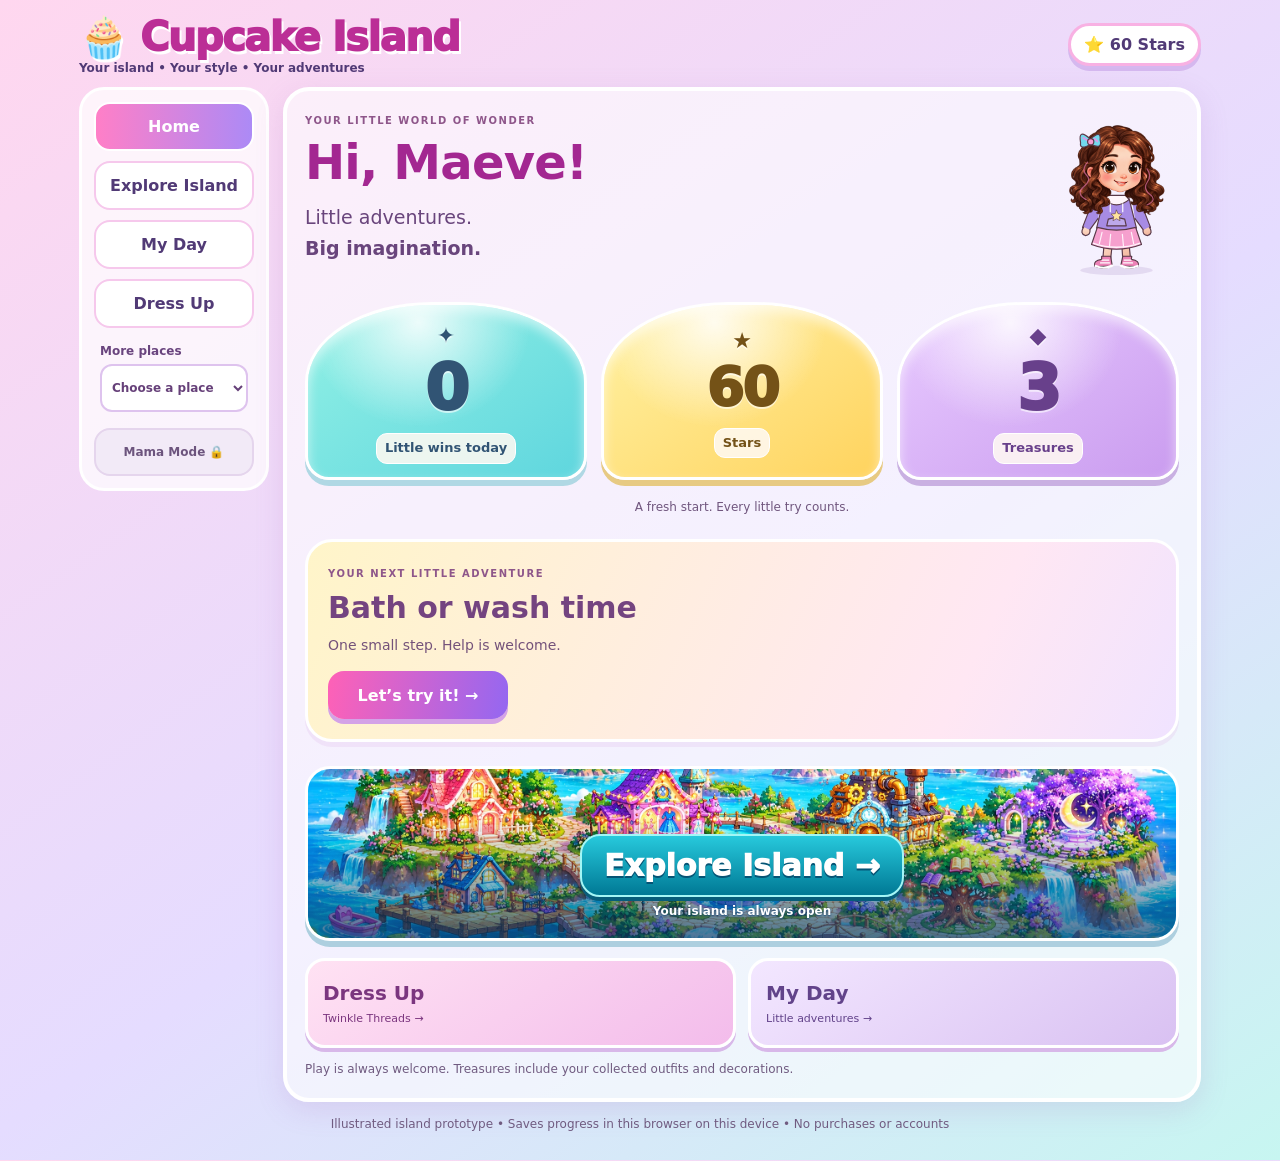
<file: index.html>
<!doctype html><html lang="en"><head><meta charset="utf-8"><meta name="viewport" content="width=device-width,initial-scale=1,viewport-fit=cover"><meta name="theme-color" content="#f76cbb"><title>Cupcake Island — Merged v0.6</title><style>
:root{--pink:#ff61b6;--purple:#8b59e9;--ink:#513a76;--mint:#68d9c5;--yellow:#ffe58b}*{box-sizing:border-box}body{margin:0;font-family:ui-rounded,'Trebuchet MS',system-ui,sans-serif;color:var(--ink);background:linear-gradient(145deg,#ffd7ef,#e5dcff 55%,#c7f6f1);min-height:100vh}button{font:inherit;cursor:pointer;touch-action:manipulation}button:focus-visible{outline:3px solid #6b43cf;outline-offset:2px}.app{max-width:1150px;margin:auto;padding:14px}.top{display:flex;justify-content:space-between;align-items:center;gap:12px;margin-bottom:12px}.logo{font-size:clamp(24px,4vw,40px);font-weight:1000;letter-spacing:-1.5px;color:#bb2e96;text-shadow:2px 3px white}.subtitle{font-size:12px;font-weight:700}.pill{background:white;border:3px solid #f8b1e3;border-radius:50px;padding:9px 13px;font-weight:900;white-space:nowrap;box-shadow:0 5px 0 #d5b8ef}.shell{display:grid;grid-template-columns:190px minmax(0,1fr);gap:14px}.nav{background:#ffffffb8;border:3px solid white;border-radius:25px;padding:12px;display:flex;flex-direction:column;gap:9px;align-self:start}.nav button{border:2px solid #f6c8ec;border-radius:16px;padding:13px;text-align:left;background:white;color:var(--ink);font-weight:900}.nav button.active{background:linear-gradient(90deg,#ff7fc7,#ac8af6);color:white;border-color:white}.main{background:#fff9;border:4px solid white;border-radius:26px;min-height:590px;padding:18px;box-shadow:0 8px 28px #a863b52b}.sectionTitle{font-size:clamp(22px,3vw,30px);font-weight:1000;margin:0 0 5px}.hint{font-size:14px;margin:0 0 15px}.island{height:370px;position:relative;overflow:hidden;border:5px solid white;border-radius:27px;background:radial-gradient(ellipse at 48% 65%,#a7eea2 0 31%,#80d88d 32% 46%,#60d5eb 47% 70%,#81e6f8 71%);box-shadow:inset 0 -16px #3fc0e255}.island:before{content:'☁️     ☁️';position:absolute;top:18px;left:12%;font-size:35px;opacity:.85}.place{position:absolute;transform:translate(-50%,-50%);border:3px solid white;border-radius:18px;background:#fff8;box-shadow:0 6px 0 #a46cd366;padding:10px 12px;font-weight:900;color:#6d3b9e;min-width:108px}.place span{display:block;font-size:39px}.place:active{transform:translate(-50%,-47%)}.welcome{background:#fff;border-radius:18px;padding:15px;margin-top:13px;display:flex;justify-content:space-between;gap:10px;align-items:center}.cta{border:0;border-radius:16px;padding:12px 17px;background:linear-gradient(100deg,#ff61b6,#9467f1);color:white;font-weight:900;box-shadow:0 5px 0 #d4a2e7}.two{display:grid;grid-template-columns:1fr 1fr;gap:15px}.panel{background:#fff;border:3px solid #f7d1ef;border-radius:23px;padding:15px}.avatarStage{background:linear-gradient(#fbe1ff,#e4f9ff);border-radius:22px;display:flex;align-items:center;justify-content:center;min-height:350px;position:relative}.avatarStage:after{content:'✦  ✨  ✦';position:absolute;top:15px;right:18px;color:#ef74c6}.avatar{width:215px;height:320px}.swatches{display:flex;flex-wrap:wrap;gap:8px;margin:10px 0 18px}.swatches button{border:3px solid #e9d5fa;background:#fff;border-radius:15px;padding:10px 12px;font-size:15px;font-weight:800}.swatches button.selected{border-color:#a85bea;background:#fbe1ff}.quest{display:flex;align-items:center;gap:13px;background:white;border:2px solid #f1d4ee;border-radius:17px;padding:13px;margin:9px 0}.quest .emoji{font-size:30px}.quest .desc{flex:1}.quest strong{display:block}.quest small{color:#846c9a}.quest button{border:0;background:#f4d9ff;border-radius:13px;padding:10px 13px;font-weight:900;color:#6e45b0}.quest.done{background:#e8fff5}.quest.done button{background:#a6edcd;color:#24634f}.shopGrid{display:grid;grid-template-columns:repeat(3,1fr);gap:12px}.item{background:white;border:2px solid #f5d3ed;border-radius:20px;padding:15px;text-align:center}.item .art{font-size:48px;margin:6px}.item strong{display:block;min-height:42px}.item button{margin-top:10px;width:100%;border:0;background:#a96af0;color:white;border-radius:12px;padding:10px 5px;font-weight:900}.item button:disabled{background:#e7d7eb;color:#6e6480}.stat{background:#fff;border-radius:17px;padding:14px;font-weight:900}.toast{position:fixed;bottom:18px;left:50%;transform:translateX(-50%);background:#55387b;color:white;padding:13px 20px;border-radius:16px;box-shadow:0 8px 30px #0003;z-index:10;max-width:90%;text-align:center}.foot{font-size:12px;text-align:center;padding:15px;opacity:.8}.badge{display:inline-block;background:#e8d9ff;border-radius:20px;padding:5px 9px;font-size:12px;font-weight:900}.progress{height:13px;background:#f3ddf2;border-radius:20px;overflow:hidden;margin:9px 0}.progress>div{height:100%;background:linear-gradient(90deg,#62d8bd,#9c77f0)}@media(max-width:750px){.app{padding:8px}.shell{display:block}.nav{display:flex;flex-direction:row;overflow-x:auto;margin-bottom:10px;padding:7px;border-radius:16px;position:sticky;top:0;z-index:3}.nav button{flex:0 0 auto;padding:10px}.main{padding:12px;min-height:550px}.two{grid-template-columns:1fr}.shopGrid{grid-template-columns:repeat(2,1fr)}.island{height:420px}.place{min-width:90px;padding:7px;font-size:12px}.place span{font-size:32px}.welcome{flex-wrap:wrap}.top{align-items:flex-start}.pill{font-size:13px}}
.roomScene{min-height:310px;display:flex;flex-direction:column;justify-content:space-around;align-items:center;text-align:center}.roomWall{font-size:clamp(38px,6vw,65px)}.roomFurniture{font-size:clamp(45px,8vw,80px)}.roomDecor{min-height:75px;display:flex;align-items:center;justify-content:center;gap:12px;flex-wrap:wrap}.roomEmpty{font-weight:800;color:#80549e}.placedDecor{font-size:45px;background:#ffffffa8;border:3px solid white;border-radius:20px;padding:8px;box-shadow:0 5px 0 #bd8bb66e}.decorInventory{display:flex;gap:10px;flex-wrap:wrap;margin-bottom:16px}.decorChoice{display:flex;flex-direction:column;align-items:center;gap:4px;border:3px solid #e9c5ed;background:white;border-radius:18px;padding:12px;min-width:135px;color:#513a76}.decorChoice span{font-size:36px}.decorChoice small{font-size:11px}.decorChoice.inRoom{background:#e2fff0;border-color:#6dcaa2}.celebration{position:fixed;inset:0;z-index:99;pointer-events:none;overflow:hidden}.flyingUnicorn{position:absolute;top:30%;left:-30%;font-size:clamp(85px,15vw,160px);filter:drop-shadow(0 7px 5px #8b4fa066);animation:unicornFly 2.5s ease-in-out forwards;white-space:nowrap}.flyingUnicorn span{font-size:.6em}.celebrateWords{position:absolute;top:16%;left:50%;transform:translateX(-50%);white-space:nowrap;font-size:clamp(20px,5vw,44px);font-weight:1000;color:#ba2a99;text-shadow:3px 3px white,-2px -2px white;animation:wordPop 2.5s both}.confetti{position:absolute;top:-15%;left:var(--x);font-size:clamp(20px,3vw,35px);animation:confettiFall 2.2s var(--delay) ease-in forwards}@keyframes unicornFly{0%{left:-30%;transform:translateY(45px) rotate(-12deg)}45%{transform:translateY(-55px) rotate(8deg)}100%{left:110%;transform:translateY(-10px) rotate(-5deg)}}@keyframes confettiFall{to{top:110%;transform:rotate(620deg)}}@keyframes wordPop{0%{opacity:0;transform:translateX(-50%) scale(.5)}20%,75%{opacity:1;transform:translateX(-50%) scale(1.1)}100%{opacity:0;transform:translateX(-50%) scale(.95)}}@media(prefers-reduced-motion:reduce){.celebration{display:none}}

/* Version 0.4: original illustrated celebration duo */
.celebration{isolation:isolate}.flightGroup{position:absolute;left:-390px;top:35%;width:350px;height:205px;animation:wobbleFlight 4.1s cubic-bezier(.24,.42,.65,.8) forwards;filter:drop-shadow(0 9px 6px #704e9144)}
.rainbowRibbon{position:absolute;right:190px;top:89px;width:510px;height:76px;border-radius:50%;transform:rotate(-8deg);background:linear-gradient(to bottom,#ff4b95 0 16%,#ff9c45 16% 32%,#ffe460 32% 48%,#56d6a1 48% 64%,#52b8ff 64% 80%,#a46bff 80%);mask-image:linear-gradient(to right,transparent,#000 20%,#000);opacity:.92;box-shadow:0 0 16px #ffb1e4;animation:ribbonWave .55s ease-in-out infinite alternate;z-index:0}
.wobbleSprite{position:absolute;width:210px;height:180px;right:65px;top:0;z-index:2;animation:ponyWiggle .42s ease-in-out infinite alternate}.fizzSprite{position:absolute;width:112px;height:125px;right:0;top:75px;z-index:3;animation:fizzBounce .38s ease-in-out infinite alternate}.scienceCaption{position:absolute;top:12%;left:50%;transform:translateX(-50%);width:min(92vw,560px);text-align:center;background:#fff9f2;border:4px solid #e37bd3;border-radius:25px;padding:12px 15px;color:#7938a1;font-weight:1000;font-size:clamp(18px,3.3vw,30px);box-shadow:0 7px 0 #9d6bd1;animation:captionIn 3.8s both}.scienceCaption small{display:block;font-size:clamp(12px,2vw,17px);color:#b14f9b;margin-top:4px}.sparkTrail{position:absolute;top:var(--y);left:var(--x);font-size:28px;animation:starPop 2.4s var(--delay) ease-out both}
@keyframes wobbleFlight{0%{left:-390px;top:55%;transform:rotate(-17deg)}27%{top:23%;transform:rotate(14deg)}53%{top:38%;transform:rotate(-11deg)}75%{top:18%;transform:rotate(12deg)}100%{left:calc(100vw + 520px);top:32%;transform:rotate(-7deg)}}
@keyframes ponyWiggle{to{transform:rotate(7deg) translateY(-6px)}}@keyframes fizzBounce{to{transform:translateY(-13px) rotate(-9deg)}}@keyframes ribbonWave{to{transform:rotate(0deg) scaleY(.86)}}@keyframes captionIn{0%{opacity:0;scale:.5}15%,80%{opacity:1;scale:1}100%{opacity:0;scale:.95}}@keyframes starPop{0%{opacity:0;transform:scale(.1) rotate(0)}40%{opacity:1;transform:scale(1.3) rotate(45deg)}100%{opacity:0;transform:scale(.5) translateY(75px) rotate(120deg)}}
@media(prefers-reduced-motion:reduce){.celebration{display:block}.flightGroup,.sparkTrail{display:none}.scienceCaption{animation:none;opacity:1}}
</style><style>
/* Additions intentionally complement, not replace, the original game. */
.islandExpanded{height:490px;background:radial-gradient(ellipse at 50% 60%,#b6f7a3 0 32%,#84d995 33% 48%,#69d9f2 49% 70%,#8be9ff 71%)}
.islandExpanded .place{min-width:95px;padding:7px 8px;font-size:12px;max-width:125px}.islandExpanded .place span{font-size:30px}
.softNotice{padding:13px;background:#f5e7ff;border-radius:15px;color:#684e84}
.parentInput{display:inline-block;padding:12px;border:2px solid #d7acef;border-radius:13px;max-width:100%;margin:6px 10px 8px 0;font:inherit}
.dreamScene{background:linear-gradient(130deg,#d3c4ff,#ffe0f6,#aeefff);border-radius:20px;text-align:center;padding:45px 8px;font-size:45px;line-height:1.7}
.pondScene{background:linear-gradient(#b6efff,#a8edbb,#60c5df);border:4px solid white;border-radius:22px;text-align:center;font-size:30px;padding:25px 5px;margin-bottom:15px}
.labDuo{display:flex;align-items:end;justify-content:center;gap:20px;flex-wrap:wrap;background:linear-gradient(130deg,#ffe6fb,#d5faff);border-radius:20px;padding:15px}.labDuo>div{width:min(45%,200px);text-align:center}.labDuo svg{width:100%;height:auto;max-height:180px}.labDuo strong{display:block;font-size:13px}
@media(max-width:550px){.islandExpanded{height:570px}.islandExpanded .place{min-width:76px;max-width:100px;padding:6px 4px;font-size:10px}.islandExpanded .place span{font-size:25px}}
</style><style>
.mapWelcome h1{font-size:clamp(22px,4vw,34px);margin:0 0 6px;color:#833ac4}
.mapWelcome p{margin:0 0 12px;color:#744d91;font-weight:650}
.mapScroll{width:100%;overflow-x:auto;overflow-y:hidden;-webkit-overflow-scrolling:touch;border:4px solid #ff87c8;border-radius:23px;box-shadow:0 8px 24px #8a3cd833;scrollbar-color:#e97cc9 #ffe1f3}
.mapStage{position:relative;width:100%;min-width:900px;aspect-ratio:3/2}
.mapArtwork{display:block;width:100%;height:100%;object-fit:fill;user-select:none;pointer-events:none}
.mapHotspot{position:absolute;transform:translate(-50%,-50%);border:3px solid transparent;border-radius:24px;background:transparent;cursor:pointer;touch-action:manipulation}
.mapHotspot:focus-visible,.mapHotspot:hover{border-color:#ffeb73;background:#ffeb7333;outline:3px solid #a54ae7}
.srOnly{position:absolute;width:1px;height:1px;overflow:hidden;clip:rect(0,0,0,0);white-space:nowrap}
.quickPlaces{display:grid;grid-template-columns:repeat(auto-fit,minmax(135px,1fr));gap:9px;margin-top:12px}
.quickPlace{border:2px solid #eeb4fa;border-radius:14px;background:#fff0fa;color:#663392;padding:12px 8px;font-weight:850;font-size:14px;cursor:pointer}
.quickPlace:active{transform:scale(.97)}
@media(max-width:650px){.mapStage{width:980px;min-width:980px}.mapScroll{border-width:2px}.quickPlaces{grid-template-columns:repeat(2,minmax(0,1fr))}}
</style><link rel="stylesheet" href="wardrobe.css"><script src="wardrobe.js"></script><script src="characters.js"></script><link rel="stylesheet" href="cottage.css"><script src="cottage.js"></script><link rel="stylesheet" href="wobbleworks.css"><script src="wobbleworks.js"></script><link rel="stylesheet" href="adventure.css"><script src="adventure-model.js"></script><link rel="stylesheet" href="dashboard.css"><script src="dashboard.js"></script></head><body><div class="app"><header class="top"><div><div class="logo">🧁 Cupcake Island</div><div class="subtitle">Your island • Your style • Your adventures</div></div><div class="pill">⭐ <span id="stars">0</span> Stars</div></header><div class="shell"><nav class="nav" id="nav"></nav><main class="main" id="main"><p role="status">Opening your island…</p></main></div><div class="foot">Illustrated island prototype • Saves progress in this browser on this device • No purchases or accounts</div></div><script>
const KEY='cupcake-island-v1';const defaults={stars:60,completed:[],owned:['pinkskirt','purplehoodie','pinkshoes'],hair:'pink',top:'purple',bottom:'pink',shoes:'pink',room:'cozy',placed:[],lastDay:''};let data,initialSaveRaw=null,saveReadOnly=false;try{initialSaveRaw=localStorage.getItem(KEY);const stored=JSON.parse(initialSaveRaw||'{}');if(!stored||typeof stored!=='object'||Array.isArray(stored))throw new Error('Unreadable save');data={...defaults,...stored};if(stored.support?.adventures?.version>1)saveReadOnly=true}catch{saveReadOnly=true;data={...defaults}};const today=new Date().toLocaleDateString('en-CA');if(data.lastDay!==today){data.completed=[];data.lastDay=today}let page='island',toastTimer;data.placed=Array.isArray(data.placed)?data.placed:[];const save=()=>{if(saveReadOnly)return false;localStorage.setItem(KEY,JSON.stringify(data));document.getElementById('stars').textContent=data.stars};const navs=[['island','🏝️ Island'],['wardrobe','👗 Wardrobe'],['quests','⭐ Quests'],['rewards','🎁 Rewards'],['room','🏡 My Room']];const quests=[['morning','☀️','Morning Magic','Try your morning routine',15],['help','🧺','Helping Hands','Help with a chore',15],['reading','📚','Story Time','Read or listen to a book',15],['school','✏️','Brain Power','Practice or finish schoolwork',15],['bedtime','🌙','Dreamy Night','Try your bedtime routine',15]];const items=[['cathead','🐱','Cat-ear Headphones',40],['rainbow','🌈','Rainbow Hoodie',35],['starshoes','👟','Starry High-Tops',30],['fishbowl','🐠','Mini Aquarium',45],['beanbag','🩷','Heart Beanbag',25],['lamp','💡','Moon Lamp',25]];function notify(t){clearTimeout(toastTimer);document.querySelector('.toast')?.remove();let el=document.createElement('div');el.className='toast';el.textContent=t;document.body.append(el);toastTimer=setTimeout(()=>el.remove(),2300)}function go(p){page=p;render();window.scrollTo({top:0,behavior:'smooth'})}function render(){document.getElementById('nav').innerHTML=navs.map(([id,label])=>`<button class="${page===id?'active':''}" onclick="go('${id}')">${label}</button>`).join('');document.getElementById('stars').textContent=data.stars;document.getElementById('main').innerHTML=({island:renderIsland,wardrobe:renderWardrobe,quests:renderQuests,rewards:renderRewards,room:renderRoom})[page]()}function renderIsland(){return `<h1 class="sectionTitle">Welcome to your island! 🌈</h1><p class="hint">Tap a place to explore. Your little adventures start here.</p><div class="island"><button class="place" style="top:34%;left:25%" onclick="go('room')"><span>🏡</span>My Cottage</button><button class="place" style="top:33%;left:73%" onclick="go('wardrobe')"><span>👗</span>Style Studio</button><button class="place" style="top:73%;left:27%" onclick="go('quests')"><span>🌸</span>Quest Garden</button><button class="place" style="top:73%;left:74%" onclick="go('rewards')"><span>🎁</span>Star Shop</button><div style="position:absolute;top:49%;left:45%;font-size:35px;pointer-events:none">🧁</div></div><div class="welcome"><div><strong>Hi, Maeve! 💖</strong><div class="hint" style="margin:5px 0 0">Your world is ready. Choose an adventure!</div></div><button class="cta" onclick="go('quests')">See Today's Quests ✨</button></div>`}
function avatar(){let hair=data.hair==='pink'?'#f45fae':data.hair==='purple'?'#b18bef':'#75432e';let hoodie={purple:'#9d75ec',pink:'#ff84be',mint:'#6ad9c5',rainbow:'url(#rainbowHoodie)'}[data.top]||'#9d75ec';let skirt={pink:'#ff80bf',purple:'#b78cf5',blue:'#77c7ff'}[data.bottom];let shoe={pink:'#f65fa5',purple:'#9670e9',blue:'#62b8e9'}[data.shoes];return `<svg class="avatar" viewBox="0 0 220 330" xmlns="http://www.w3.org/2000/svg" role="img" aria-label="Maeve avatar with brown shoulder-length hair and pink streaks"><defs><linearGradient id="rainbowHoodie" x1="0" y1="0" x2="1" y2="1"><stop offset="0%" stop-color="#ff77bd"/><stop offset="25%" stop-color="#ffcf70"/><stop offset="50%" stop-color="#8de5c5"/><stop offset="75%" stop-color="#8abaff"/><stop offset="100%" stop-color="#b998f8"/></linearGradient></defs><ellipse cx="110" cy="313" rx="72" ry="10" fill="#c9b5df"/><path d="M57 89Q49 21 110 24Q172 18 164 91L175 149Q145 172 110 153Q69 171 47 147Z" fill="#5a342d" stroke="#4a2b36" stroke-width="4"/><path d="M58 83Q47 45 74 31Q112 11 144 35Q171 54 159 97L169 147Q155 157 144 156L148 83Q107 43 70 83L72 155Q58 155 51 147Z" fill="#73412f"/><path d="M54 89Q59 63 71 52L67 143" fill="none" stroke="${hair}" stroke-width="9"/><path d="M157 79Q161 115 163 142" fill="none" stroke="${hair}" stroke-width="9"/><ellipse cx="110" cy="94" rx="51" ry="56" fill="#f5b58e" stroke="#a65f64" stroke-width="2"/><path d="M61 73Q69 26 114 33Q151 34 162 73Q143 62 135 49Q116 70 79 66Z" fill="#663b2e"/><path d="M75 65Q100 51 113 41" stroke="${hair}" stroke-width="6" fill="none"/><ellipse cx="90" cy="98" rx="11" ry="15" fill="#70452d"/><ellipse cx="133" cy="98" rx="11" ry="15" fill="#70452d"/><circle cx="94" cy="92" r="4" fill="white"/><circle cx="137" cy="92" r="4" fill="white"/><ellipse cx="75" cy="117" rx="10" ry="5" fill="#ed8a96" opacity=".6"/><ellipse cx="147" cy="117" rx="10" ry="5" fill="#ed8a96" opacity=".6"/><path d="M102 124Q111 134 122 124" fill="none" stroke="#b34e70" stroke-width="3" stroke-linecap="round"/><path d="M83 148L137 148L156 217L64 217Z" fill="${hoodie}" stroke="#6c4b98" stroke-width="3"/><path d="M81 157L59 166L41 213L59 219L77 191M140 157L160 166L178 213L160 219L144 191" fill="${hoodie}" stroke="#6c4b98" stroke-width="3"/><path d="M99 151L108 170L118 151" fill="none" stroke="white" stroke-width="3"/><path d="M107 182L112 172L117 182L127 183L120 190L123 200L112 195L101 200L104 190L97 183Z" fill="#ffe282"/><path d="M68 215Q110 195 153 215L173 251Q112 271 48 251Z" fill="${skirt}" stroke="#c057a0" stroke-width="3"/><path d="M58 236Q111 249 163 236M56 250Q109 261 165 250" fill="none" stroke="#ffe5f6" stroke-width="4" stroke-dasharray="5 7"/><path d="M83 260L80 290M137 260L140 290" stroke="#f4b28f" stroke-width="16" stroke-linecap="round"/><path d="M68 283L97 283L102 309L63 309Q59 299 68 283ZM124 283L153 283L159 309L119 309Z" fill="${shoe}" stroke="#764c90" stroke-width="3"/><path d="M73 292L92 292M73 298L94 298M129 292L149 292M129 298L151 298" stroke="white" stroke-width="3"/><path d="M62 309H103M118 309H160" stroke="white" stroke-width="6"/><path d="M62 49L71 37L80 49L70 59Z" fill="#ff8ecf"/><path d="M146 47L154 36L162 48L153 58Z" fill="#ff8ecf"/></svg>`}
function choices(label,key,opts){return `<h3 style="margin:13px 0 7px">${label}</h3><div class="swatches">${opts.map(([v,n])=>`<button class="${data[key]===v?'selected':''}" onclick="change('${key}','${v}')">${n}</button>`).join('')}</div>`}function change(k,v){data[k]=v;save();render()}
function renderWardrobe(){return `<h1 class="sectionTitle">Maeve's Style Studio 💖</h1><p class="hint">Mix and match! Your look saves automatically.</p><div class="two"><div class="avatarStage">${avatar()}</div><div class="panel">${choices('Hair streaks','hair',[['pink','💗 Pink'],['purple','💜 Purple'],['brown','🤎 Natural']])}${choices('Hoodie','top',[['purple','💜 Lavender'],['pink','💗 Bubblegum'],['mint','🩵 Mint'],...(data.owned.includes('rainbow')?[['rainbow','🌈 Rainbow Hoodie ✓']]:[])] )}${choices('Tulle skirt','bottom',[['pink','💗 Pink'],['purple','💜 Lilac'],['blue','🩵 Sky']])}${choices('High-top sneakers','shoes',[['pink','💗 Pink'],['purple','💜 Purple'],['blue','🩵 Blue']])}<span class="badge">✨ Your outfit is saved!</span><p class="hint" style="margin-top:12px">Bought a new hoodie? It will appear in your hoodie choices above. <button class="cta" onclick="go('rewards')">Visit Star Shop 🎁</button></p></div></div>`}
function renderQuests(){return `<h1 class="sectionTitle">Today's Little Quests 🌸</h1><p class="hint">Every try counts. No streaks, no penalties, and no lost stars.</p><div class="panel"><strong>${data.completed.length} of ${quests.length} quests celebrated today</strong><div class="progress"><div style="width:${data.completed.length/quests.length*100}%"></div></div></div>${quests.map(([id,emoji,title,desc,stars])=>`<div class="quest ${data.completed.includes(id)?'done':''}"><div class="emoji">${emoji}</div><div class="desc"><strong>${title}</strong><small>${desc} · +${stars} stars</small></div><button ${data.completed.includes(id)?'disabled':''} onclick="complete('${id}')">${data.completed.includes(id)?'✓ Done':'I tried it!'}</button></div>`).join('')}<p class="hint">Parent tip: This prototype uses a simple celebration button. Later we can add editable steps and parent-approved chores.</p>`}function complete(id){if(data.completed.includes(id))return;data.completed.push(id);data.stars+=15;save();render();celebrate('Amazing effort! +15 stars ⭐')}
function renderRewards(){return `<h1 class="sectionTitle">Star Shop 🎁</h1><p class="hint">Spend pretend stars on adorable treasures. Outfits you collect appear in the Wardrobe. No real money or Robux is used.</p><div class="panel" style="margin-bottom:15px;font-size:22px;font-weight:900">⭐ ${data.stars} stars to spend</div><div class="shopGrid">${items.map(([id,emoji,name,cost])=>`<div class="item"><div class="art">${emoji}</div><strong>${name}</strong><div>${cost} ⭐</div><button ${data.owned.includes(id)||data.stars<cost?'disabled':''} onclick="buy('${id}')">${data.owned.includes(id)?'✓ Owned':data.stars<cost?'Need more stars':'Buy for '+cost+' ⭐'}</button></div>`).join('')}</div><div class="panel" style="margin-top:15px"><strong>💰 Allowance & Robux savings</strong><p class="hint" style="margin:6px 0 0">Coming later: a separate, parent-managed savings tracker. Stars never turn into real currency automatically.</p></div>`}function buy(id){let item=items.find(x=>x[0]===id);if(!item)return;if(data.owned.includes(id)){notify('Already in your collection!');return}if(data.stars<item[3]){notify('Not enough stars yet!');return}data.stars-=item[3];data.owned.push(id);if(id==='rainbow')data.top='rainbow';save();render();notify(`${item[2]} unlocked! −${item[3]} stars ⭐${id==='rainbow'?' Now wearing it!':''}`)}const roomItems=[['beanbag','🩷','Heart Beanbag'],['lamp','💡','Moon Lamp'],['fishbowl','🐠','Mini Aquarium']];
function toggleRoomItem(id){if(!data.owned.includes(id))return;data.placed=data.placed.includes(id)?data.placed.filter(x=>x!==id):[...data.placed,id];save();render();notify(data.placed.includes(id)?'Decoration added to your room! 🏡':'Decoration put away 💗')}
function renderRoom(){return CottageRoom.render(data,roomItems)}
const unicornArt=CupcakeCharacters.sprite('wobblehorn');
const fizzArt=CupcakeCharacters.sprite('fizzbert');
function celebrate(message){notify(message);document.querySelector('.celebration')?.remove();const overlay=document.createElement('div');overlay.className='celebration';overlay.setAttribute('aria-hidden','true');overlay.innerHTML=`<div class="scienceCaption">🌈 EXPERIMENT SUCCESSFUL! ⭐<small>Professor Wobblehorn & Fizzbert say: YOU DID IT!</small></div><div class="flightGroup"><div class="rainbowRibbon"></div><div class="wobbleSprite">${unicornArt}</div><div class="fizzSprite">${fizzArt}</div></div>`+Array.from({length:22},(_,i)=>`<span class="sparkTrail" style="--x:${(i*47)%96}%;--y:${(i*31)%80+10}%;--delay:${(i%8)*.14}s">${['⭐','✨','💖','🌈'][i%4]}</span>`).join('');document.body.append(overlay);setTimeout(()=>overlay.remove(),4200)}


/* v0.6: additive expansion of v0.4.1. Existing avatar, outfits, room, shop,
   celebration and original localStorage key are retained. */
const dailyDefs={
 morning:{title:'☀️ Morning Adventure',sub:'One small step at a time.',steps:['Get dressed','Brush teeth','Eat breakfast','Pack school bag','Shoes and coat on']},
 afternoon:{title:'🌤️ After-School Reset',sub:'Recharge first, then get ready for the next thing.',steps:['Snack and recharge','Put school things away','Check homework plan','A little independent play']},
 learning:{title:'📚 The Learning Tree',sub:'Effort matters more than perfect answers.',steps:['Read or listen to a book','Practice math for 10 minutes','Work on schoolwork']},
 evening:{title:'🌙 Evening Adventure',sub:'Bath, comfort, and a gentle path to sleep.',steps:['Bath time 🛁','Pajamas and hair','Brush teeth and bathroom','Read or listen to a story','Gabby’s cozy time (family plan)','Practice settling in my own bed']}
};
const supportDefaults={day:'',done:{},hard:false,keys:0,reading:0,dream:0,allowance:0,week:'',cap:5,pin:'',chores:[['Help fold laundry',1],['Help put away groceries',1],['Extra room tidy-up',1],['Special household job',2]],homework:[],savingsGoal:20};
// Preserve all prior game data. Import only non-currency support details from 0.5 once.
if(!data.support){let old={};try{old=JSON.parse(localStorage.getItem('cupcakeIsland05')||'{}')}catch(e){};
 data.support={...supportDefaults,done:old.done||{},day:old.day||'',hard:!!old.hard,keys:old.keys||0,reading:old.reading||0,dream:old.dream||0,allowance:old.allowance||0,week:old.week||'',cap:old.weeklyCap??5,pin:old.pin||'',chores:(old.chores||supportDefaults.chores).map(c=>Array.isArray(c)?c:[c.name,c.pay]),homework:[],savingsGoal:20};}
const sup=data.support;for(const [k,v] of Object.entries(supportDefaults))if(sup[k]===undefined)sup[k]=v;
const dayKey=()=>{let d=new Date();return [d.getFullYear(),String(d.getMonth()+1).padStart(2,'0'),String(d.getDate()).padStart(2,'0')].join('-')};
const weekKey=()=>{let d=new Date();d.setDate(d.getDate()-((d.getDay()+6)%7));return [d.getFullYear(),String(d.getMonth()+1).padStart(2,'0'),String(d.getDate()).padStart(2,'0')].join('-')};
function syncSupport(){if(sup.day!==dayKey()){sup.day=dayKey();sup.done={}}if(sup.week!==weekKey()){sup.week=weekKey();sup.allowance=0}save()}
syncSupport();
let mamaUnlocked=false,selectedRoutine='morning';
navs.splice(2,0,['day','☀️ My Day'],['learning','📚 Learning'],['dream','🌙 Dream Garden']);
navs.push(['pond','🎣 Fishing'],['lab','🦄 Wobbleworks'],['mama','🔒 Mama Mode']);
const originalRenderIsland=renderIsland;
renderIsland=function(){return `<h1 class="sectionTitle">Welcome to Cupcake Island! 🌈</h1><p class="hint">Maeve's world, her adventures, and her little wins. Explore whenever you like!</p><div class="island islandExpanded">
<button class="place" style="top:23%;left:19%" onclick="go('room')"><span>🏡</span>Maeve's Cottage</button>
<button class="place" style="top:23%;left:52%" onclick="go('wardrobe')"><span>👗</span>Twinkle Threads</button>
<button class="place" style="top:22%;left:83%" onclick="go('lab')"><span>🦄</span>Wobbleworks</button>
<button class="place" style="top:51%;left:23%" onclick="go('learning')"><span>🌳</span>Learning Tree</button>
<button class="place" style="top:53%;left:75%" onclick="go('pond')"><span>🎣</span>Lily Pad Landing</button>
<button class="place" style="top:81%;left:19%" onclick="go('day')"><span>☀️</span>My Day</button>
<button class="place" style="top:81%;left:52%" onclick="go('dream')"><span>🌙</span>Dream Garden</button>
<button class="place" style="top:81%;left:84%" onclick="go('rewards')"><span>🎁</span>Star Shop</button></div>
<div class="welcome"><div><strong>Hi, Maeve! 💖</strong><div class="hint" style="margin:5px 0 0">Your next little adventure is waiting. ⭐ ${data.stars} stars · 🔑 ${sup.keys} magic keys</div></div><button class="cta" onclick="go('day')">See Today's Adventures ✨</button></div>
<div class="panel" style="margin-top:15px"><strong>🦄 Professor Wobblehorn & Fizzbert</strong><p>“Fizzbert! Why is there a frog in the glitter machine?”</p><button class="cta" onclick="celebrate('Fizzbert pushed the rainbow button!')">🌈 Watch them fly!</button></div>`};
const originalRender=render;
render=function(){document.getElementById('nav').innerHTML=navs.map(([id,label])=>`<button class="${page===id?'active':''}" onclick="go('${id}')">${label}</button>`).join('');document.getElementById('stars').textContent=data.stars;
 const pages={island:renderIsland,wardrobe:renderWardrobe,quests:renderQuests,rewards:renderRewards,room:renderRoom,day:renderDay,learning:renderLearning,dream:renderDream,pond:renderPond,lab:renderLab,mama:renderMama};document.getElementById('main').innerHTML=(pages[page]||renderIsland)()};
function safeText(v){return String(v).replace(/[&<>"']/g,c=>({'&':'&amp;','<':'&lt;','>':'&gt;','"':'&quot;',"'":'&#39;'}[c]))}
function routineCount(id){return dailyDefs[id].steps.filter((_,i)=>sup.done[id+':'+i]).length}
function routineTile(id){let r=dailyDefs[id],n=routineCount(id);return `<div class="panel"><h3>${r.title}</h3><p class="hint">${r.sub}</p><div class="progress"><div style="width:${n/r.steps.length*100}%"></div></div><p class="hint">${n} / ${r.steps.length} steps celebrated</p><button class="cta" onclick="openRoutine('${id}')">Open adventure</button></div>`}
function renderDay(){return `<h1 class="sectionTitle">Today's Little Adventures ☀️</h1><p class="hint">A gentle plan for Maeve. Getting help still counts. Your stars never disappear on hard days.</p><div class="panel"><strong>💜 Gentle Day Mode: ${sup.hard?'On':'Off'}</strong><p class="hint">When today is tough, show just the essential steps.</p><button class="cta" onclick="toggleGentle()">${sup.hard?'Return to full routines':'Make today gentler'}</button></div><div class="two">${['morning','afternoon','learning','evening'].map(routineTile).join('')}</div><p class="hint">⭐ Routine steps earn 5 Island Stars each, once per day. No cash for ordinary routines.</p>`}
function toggleGentle(){sup.hard=!sup.hard;save();render()}
function openRoutine(id){selectedRoutine=id;page='routine';document.getElementById('nav').innerHTML=navs.map(([p,label])=>`<button onclick="go('${p}')">${label}</button>`).join('');document.getElementById('main').innerHTML=renderRoutine(id)}
function renderRoutine(id){const r=dailyDefs[id];let visible=r.steps.map((name,i)=>({name,i}));if(sup.hard){let essentials={morning:[0,1,4],afternoon:[0,1],learning:[0,2],evening:[0,1,2,5]};visible=visible.filter(x=>essentials[id].includes(x.i))}
return `<h1 class="sectionTitle">${r.title}</h1><p class="hint">${r.sub}</p><button class="cta" onclick="go('${id==='learning'?'learning':'day'}')">← Back</button>${sup.hard?'<p class="softNotice">💜 Gentle Day: only a few steps. Asking for help is welcome.</p>':''}<div class="progress"><div style="width:${routineCount(id)/r.steps.length*100}%"></div></div>${visible.map(({name,i})=>{let done=sup.done[id+':'+i];return `<div class="quest ${done?'done':''}"><div class="emoji">${done?'🌟':'✨'}</div><div class="desc"><strong>${safeText(name)}</strong><small>${done?'You did it!':'+5 stars · independently or with help'}</small></div><button ${done?'disabled':''} onclick="completeStep('${id}',${i})">${done?'✓ Done':'I tried it!'}</button></div>`}).join('')}<div class="panel"><strong>🙋 Need help?</strong><p>Try saying: “Can you help me get started?”</p><button class="cta" onclick="notify('Asking for help is a brave step! 💜')">I need help 💜</button></div>`}
function completeStep(id,i){let key=id+':'+i;if(sup.done[key])return;sup.done[key]=true;data.stars+=5;if(id==='learning'&&i===0){sup.reading++;if(sup.reading%3===0)sup.keys++}if(id==='evening'&&i===5)sup.dream++;save();openRoutine(id);celebrate('Amazing effort! +5 Island Stars ⭐')}
function renderLearning(){return `<h1 class="sectionTitle">The Learning Tree 🌳📚</h1><p class="hint">Reading, math, and schoolwork. Trying and asking for help count!</p><div class="panel"><div style="font-size:45px">🌳📖🦋</div><strong>Reading adventures: ${sup.reading} · Magic Keys: ${sup.keys} 🔑</strong><p class="hint">Every three reading sessions earns a Magic Key.</p><button class="cta" onclick="openRoutine('learning')">Start a learning adventure</button></div><div class="panel"><h3>✏️ My Schoolwork</h3><p class="hint">Mama can add assignments in Mama Mode. Maeve can mark each one as tried or completed.</p>${sup.homework.length?sup.homework.map((h,i)=>`<div class="quest ${h.done?'done':''}"><div class="emoji">📘</div><div class="desc"><strong>${safeText(h.name)}</strong><small>${h.done?'Great work!':'One step at a time'}</small></div><button ${h.done?'disabled':''} onclick="finishHomework(${i})">${h.done?'✓ Done':'I worked on it!'}</button></div>`).join(''):'<p class="softNotice">No assignments added yet. You can still practice reading and math!</p>'}</div>`}
function finishHomework(i){let h=sup.homework[i];if(!h||h.done)return;h.done=true;data.stars+=10;save();render();celebrate('Schoolwork effort! +10 stars ⭐')}
function renderDream(){return `<h1 class="sectionTitle">Dream Garden 🌙</h1><div class="panel"><div class="dreamScene">🌙 ✨ 🌷 🌸 ${sup.dream>2?'🌺 🌼 🦋':'🌱'} ${sup.dream>5?'🦄':''}</div><h3>Cozy bedtime practices: ${sup.dream}</h3><p>Practice getting comfortable in your own bed, with Mama nearby if you need her. Waking up or needing comfort never loses rewards.</p><button class="cta" onclick="openRoutine('evening')">🛁 Open evening routine</button></div><div class="panel"><strong>Our cozy bedtime path</strong><p>🛁 Bath → 👚 Pajamas → 🪥 Teeth → 📖 Story → 🐱 Gabby's cozy time → 🛏️ My bed</p><p class="hint">The tablet doesn't need to stay open in bed. We can change screen habits gradually, without taking away comfort as punishment.</p></div>`}
const catches=['🐟 A shiny little fish!','🐸 A frog who insists it won the race!','🦆 A rubber duck?! Fizzbert!!','🥾 An old boot. Wobblehorn calls it a discovery.','🌿 Skunk cabbage from the old pond!'];
function renderPond(){return `<h1 class="sectionTitle">Lily Pad Landing 🎣</h1><div class="pondScene">🌳　🐸　🌿<div style="font-size:70px">🌊 🎣 🐟 🌊</div>🌷　🦆　🌸</div><div class="panel"><p>Cast a line, meet the frogs, and see if Rhonda the groundhog visits!</p><button class="cta" onclick="castLine()">🎣 Cast a line</button><p id="pondResult" class="softNotice">What will you discover?</p></div>`}
function castLine(){document.getElementById('pondResult').textContent=catches[Math.floor(Math.random()*catches.length)]}
function renderLab(){return Wobbleworks.render()}
function renderMama(){if(!mamaUnlocked)return `<h1 class="sectionTitle">🔒 Mama Mode</h1><div class="panel"><p>Allowance, schoolwork and settings are for grown-ups.</p><label for="mamaPin">${sup.pin?'Enter your PIN':'Create a 4-digit PIN'}</label><p><input id="mamaPin" class="parentInput" type="password" inputmode="numeric" maxlength="4" placeholder="4 digits"></p><button class="cta" onclick="unlockMama()">${sup.pin?'Unlock':'Set PIN'}</button><p class="hint">Prototype-only PIN, stored on this device. Do not reuse an important PIN.</p></div>`;
let left=Math.max(0,Number(sup.cap)-Number(sup.allowance));return `<h1 class="sectionTitle">Mama's Control Center 🔒</h1><div class="panel"><button class="cta" onclick="mamaUnlocked=false;render()">🔒 Lock Mama Mode</button><h3>💵 Allowance & Robux savings</h3><p>Real money is only for parent-approved extra chores. No automatic payments or Robux purchases.</p><p><strong>Earned this week: $${Number(sup.allowance).toFixed(2)} · Remaining: $${left.toFixed(2)}</strong></p><label for="weeklyCap">Weekly allowance cap ($)</label><input class="parentInput" id="weeklyCap" type="number" min="0" max="100" step="0.5" value="${sup.cap}"><button class="cta" onclick="updateCap()">Save cap</button><h3>Approve extra chores</h3>${sup.chores.map(([name,pay],i)=>`<div class="quest"><div class="desc"><strong>${safeText(name)}</strong><small>$${Number(pay).toFixed(2)}</small></div><button ${Number(pay)>left?'disabled':''} onclick="approveChore(${i})">Approve</button></div>`).join('')}<p class="hint">The weekly allowance resets Monday. Earned money is a record, not a transfer. Robux savings goals are managed by you.</p></div>
<div class="panel"><h3>📚 Add schoolwork</h3><label for="newHomework">Assignment or practice goal</label><input class="parentInput" id="newHomework" maxlength="100" placeholder="e.g., Practice addition worksheet"><button class="cta" onclick="addHomework()">Add assignment</button>${sup.homework.map((h,i)=>`<div class="quest"><div class="desc"><strong>${safeText(h.name)}</strong><small>${h.done?'Completed':'Not completed'}</small></div><button onclick="removeHomework(${i})">Remove</button></div>`).join('')}</div>
<div class="panel"><h3>💜 Gentle Day Mode</h3><p>Temporarily show fewer routine steps. Earned rewards stay.</p><button class="cta" onclick="toggleGentle()">${sup.hard?'Disable':'Enable'} Gentle Day</button><h3>🔑 Change PIN</h3><button class="cta" onclick="changeMamaPin()">Change PIN</button></div>`}
function unlockMama(){let v=document.getElementById('mamaPin').value;if(!/^\d{4}$/.test(v)){notify('Enter exactly 4 digits.');return}if(sup.pin&&v!==sup.pin){notify('That PIN did not match.');return}if(!sup.pin){sup.pin=v;save()}mamaUnlocked=true;render()}
function changeMamaPin(){if(!mamaUnlocked)return;let v=prompt('Choose a new 4-digit PIN');if(v===null)return;if(!/^\d{4}$/.test(v)){notify('PIN must have four digits');return}sup.pin=v;save();notify('PIN updated')}
function updateCap(){if(!mamaUnlocked)return;let n=Number(document.getElementById('weeklyCap').value);if(!Number.isFinite(n)||n<0||n>100){notify('Choose $0–$100');return}sup.cap=n;save();render()}
function approveChore(i){if(!mamaUnlocked)return;let c=sup.chores[i];if(!c||Number(sup.allowance)+Number(c[1])>Number(sup.cap))return;sup.allowance=Number(sup.allowance)+Number(c[1]);save();render();notify('Extra chore approved! 💵')}
function addHomework(){if(!mamaUnlocked)return;let input=document.getElementById('newHomework');let name=input.value.trim();if(!name){notify('Enter an assignment first');return}sup.homework.push({name:name.slice(0,100),done:false});save();render();notify('Schoolwork added 📚')}
function removeHomework(i){if(!mamaUnlocked)return;sup.homework.splice(i,1);save();render()}
// Override old quest shortcuts to avoid a second, conflicting routine economy.
const originalRenderQuests=renderQuests;
renderQuests=function(){return `<h1 class="sectionTitle">Quest Garden 🌸</h1><p class="hint">The original quests are still here! For step-by-step routines and schoolwork, visit My Day and the Learning Tree.</p><button class="cta" onclick="go('day')">☀️ Go to My Day</button><div style="margin-top:15px">${originalRenderQuests()}</div>`};

// Illustrated town map. Existing rooms, routines, rewards, and saved progress are preserved.
renderIsland=function(){return `<div class="mapWelcome"><h1>🧁 Welcome to Cupcake Island!</h1><p>Tap a building to visit it. On your phone, swipe across the map to explore. 🌈</p></div>
<div class="mapScroll" aria-label="Scrollable illustrated Cupcake Island map" tabindex="0"><div class="mapStage">
<img class="mapArtwork" alt="Colorful Cupcake Island with Maeve's Cottage, Twinkle Threads, Wobbleworks, Dream Garden, Lily Pad Landing, Star Shop, Learning Tree and beach" src="assets/island-map.png">
<button class="mapHotspot" style="left:18%;top:36%;width:18%;height:15%" onclick="go('room')" aria-label="Visit Maeve's Cottage" title="Maeve's Cottage"><span class="srOnly">Maeve's Cottage</span></button><button class="mapHotspot" style="left:39%;top:34%;width:18%;height:16%" onclick="go('wardrobe')" aria-label="Visit Twinkle Threads" title="Twinkle Threads"><span class="srOnly">Twinkle Threads</span></button><button class="mapHotspot" style="left:66%;top:34%;width:19%;height:16%" onclick="go('lab')" aria-label="Visit The Wobbleworks" title="The Wobbleworks"><span class="srOnly">The Wobbleworks</span></button><button class="mapHotspot" style="left:88%;top:36%;width:18%;height:17%" onclick="go('dream')" aria-label="Visit Dream Garden" title="Dream Garden"><span class="srOnly">Dream Garden</span></button><button class="mapHotspot" style="left:22%;top:61%;width:19%;height:17%" onclick="go('pond')" aria-label="Visit Lily Pad Landing" title="Lily Pad Landing"><span class="srOnly">Lily Pad Landing</span></button><button class="mapHotspot" style="left:50%;top:62%;width:16%;height:16%" onclick="go('rewards')" aria-label="Visit Star Shop" title="Star Shop"><span class="srOnly">Star Shop</span></button><button class="mapHotspot" style="left:73%;top:60%;width:18%;height:18%" onclick="go('learning')" aria-label="Visit Learning Tree" title="Learning Tree"><span class="srOnly">Learning Tree</span></button><button class="mapHotspot" style="left:89%;top:74%;width:18%;height:16%" onclick="go('pond')" aria-label="Visit Beach & Fishing" title="Beach & Fishing"><span class="srOnly">Beach & Fishing</span></button><button class="mapHotspot" style="left:88%;top:9%;width:17%;height:17%" onclick="go('day')" aria-label="Visit My Day" title="My Day"><span class="srOnly">My Day</span></button><button class="mapHotspot" style="left:51%;top:80%;width:15%;height:10%" onclick="go('quests')" aria-label="Visit Explore" title="Explore"><span class="srOnly">Explore</span></button>
</div></div>
<div class="panel" style="margin-top:14px"><strong>✨ Jump to a place</strong><div class="quickPlaces"><button class="quickPlace" onclick="go('day')">☀️ My Day</button><button class="quickPlace" onclick="go('learning')">📚 Schoolwork</button><button class="quickPlace" onclick="go('dream')">🛁 Bedtime</button><button class="quickPlace" onclick="go('wardrobe')">👗 Fashion</button><button class="quickPlace" onclick="go('room')">🏡 Cottage</button><button class="quickPlace" onclick="go('pond')">🎣 Fishing</button><button class="quickPlace" onclick="go('lab')">🦄 Wobbleworks</button><button class="quickPlace" onclick="go('rewards')">⭐ Star Shop</button><button class="quickPlace" onclick="go('mama')">🔒 Mama Mode</button></div></div>
<div class="welcome"><div><strong>Hi, Maeve! 💖</strong><div class="hint">⭐ ${data.stars} Stars · 🔑 ${sup.keys} Magic Keys</div></div><button class="cta" onclick="go('day')">My next adventure ☀️</button></div>`};

// Keep old original daily quests working, but ensure their day resets as before.
save();
</script><style>#demoCelebration{position:fixed;bottom:18px;right:18px;z-index:10002;background:linear-gradient(110deg,#ff4da8,#8b52ef);color:white;border:3px solid white;border-radius:18px;padding:13px 18px;font-weight:900;box-shadow:0 7px 22px #653d8a66;cursor:pointer}#buildLabel{position:fixed;left:12px;bottom:12px;z-index:10001;background:#fffef0;color:#5c3485;border:2px solid #dba7f7;border-radius:12px;padding:7px 10px;font-size:12px;font-weight:bold}@media(max-width:500px){#demoCelebration{bottom:48px;right:10px;padding:10px}#buildLabel{bottom:8px}}</style><div id="buildLabel">Cupcake Island v0.7 · Illustrated Island 🌈</div><button id="demoCelebration" type="button" onclick="celebrate('Celebration preview — no stars spent or earned')">🦄 Watch Wobblehorn Fly!</button>
<style id="mobile-fixes">
/* Mobile-first map: entire island visible on entry; zoom is optional. */
.mapScroll{overflow:auto;scrollbar-width:thin}
.mapStage{min-width:0!important;width:100%;aspect-ratio:3/2}
.mapScroll.is-zoomed .mapStage{width:980px;min-width:980px!important}
.mapHotspot{border-radius:12px}
.mapHotspot:focus-visible{border:3px solid #fff;outline:3px solid #8132cb;background:#ffffff33}
.mapScroll:not(.is-zoomed) .mapHotspot{border:1px solid #ffffff55}
.mapZoomControls{display:flex;flex-wrap:wrap;gap:8px;margin:10px 0}
.mapZoomControls button{padding:11px 16px;border:2px solid #c583eb;background:#fff;color:#66359a;border-radius:14px;font-weight:800}
.mapZoomControls button[aria-pressed="true"]{background:#824ce1;color:white}
@media(max-width:650px){
 .mapScroll{border-width:3px}
 .mapStage{min-width:0!important}
 .mapScroll.is-zoomed .mapStage{width:900px;min-width:900px!important}
 .mapHotspot{border-radius:7px}
 .mapWelcome p{font-size:14px}
 .quickPlaces{display:grid;grid-template-columns:repeat(2,minmax(0,1fr));gap:8px}
 .quickPlace{min-height:44px}
 .top{align-items:flex-start}
 .logo{font-size:clamp(23px,6vw,32px)}
}
@media(prefers-reduced-motion:reduce){
 *,*::before,*::after{animation-duration:.01ms!important;transition-duration:.01ms!important}
}
</style>

<script id="mobile-map-controls">
(function(){
  const oldRenderIsland=renderIsland;
  renderIsland=function(){
    let content=oldRenderIsland();
    const controls='<div class="mapZoomControls" role="group" aria-label="Island map view"><button type="button" aria-pressed="true" onclick="setIslandZoom(false)">🏝️ Whole island</button><button type="button" aria-pressed="false" onclick="setIslandZoom(true)">🔎 Explore close up</button></div>';
    content=content.replace('<div class="mapScroll"',controls+'<div class="mapScroll"');
    content=content.replace('On your phone, swipe across the map to explore.', 'See the whole island, or choose Explore close up to swipe around.');
    return content;
  };
  window.setIslandZoom=function(zoom){
    const scroller=document.querySelector('.mapScroll');
    if(!scroller)return;
    scroller.classList.toggle('is-zoomed',!!zoom);
    scroller.scrollLeft=0;
    document.querySelectorAll('.mapZoomControls button').forEach((button,i)=>button.setAttribute('aria-pressed',String(Boolean(i)===Boolean(zoom))));
  };
  const oldGo=go;
  go=function(next){oldGo(next);if(next==='island'){const m=document.querySelector('.mapScroll');if(m)m.scrollLeft=0;}};
  const build=document.getElementById('buildLabel');
  if(build)build.textContent='Cupcake Island v0.8 · Mobile map update 🌈';
})();
</script>
<script id="maeve-wardrobe-upgrade">
(function(){
  const previousRender=render;
  render=function(){
    const main=document.getElementById('main');
    main.onclick=null;
    previousRender();
    document.body.classList.toggle('wardrobe-open',page==='wardrobe');
    document.body.classList.toggle('cottage-open',page==='room');
    document.body.classList.toggle('lab-open',page==='lab');
    if(page==='wardrobe'){
      MaeveWardrobe.mount(main,data,()=>{if(save()===false)throw new Error('Saving unavailable')});
      const shop=document.createElement('button');
      shop.className='cta';shop.type='button';shop.textContent='Visit Star Shop 🎁';
      shop.onclick=()=>go('rewards');main.append(shop);
    }
  };
})();
</script>
<script src="island-portraits.js"></script>
<script src="adventure-ui.js"></script>
</body></html>
</file>
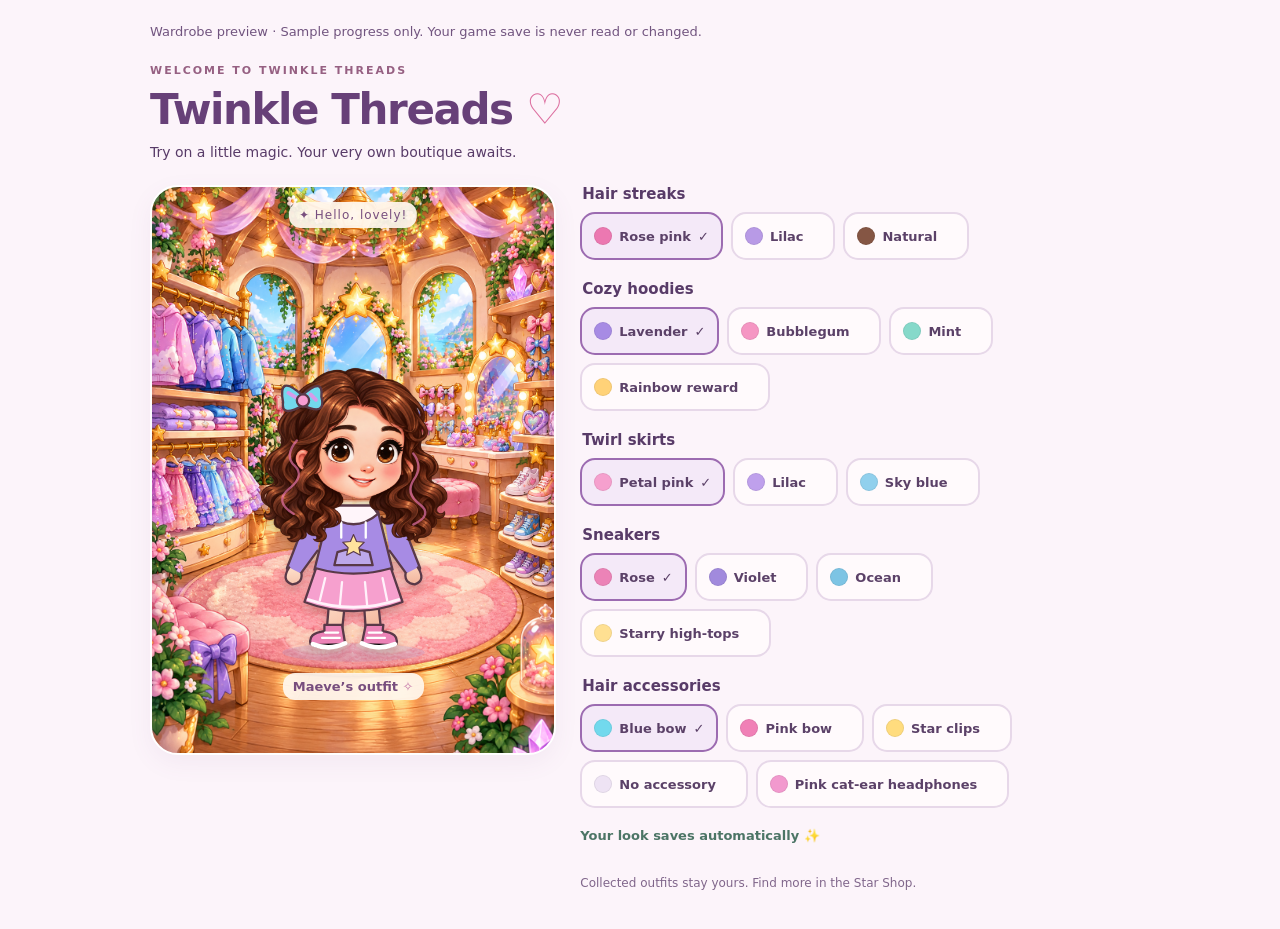
<file: wardrobe-preview.html>
<!doctype html><html lang="en"><meta charset="utf-8"><meta name="viewport" content="width=device-width,initial-scale=1"><title>Maeve’s wardrobe · Isolated preview</title><link rel="stylesheet" href="wardrobe.css"><style>body{margin:0;background:#fcf4fa;padding:24px;font-family:system-ui}main{max-width:980px;margin:auto}aside{max-width:980px;margin:0 auto 20px;color:#71547f;font-size:13px}</style><aside>Wardrobe preview · Sample progress only. Your game save is never read or changed.</aside><main id="preview"></main><script src="wardrobe.js"></script><script>const sample={hair:'pink',top:'purple',bottom:'pink',shoes:'pink',accessory:'bow',owned:['rainbow','cathead','starshoes']};MaeveWardrobe.mount(document.getElementById('preview'),sample,()=>{});</script></html>
</file>
<file: wardrobe.css>
.maeve-wardrobe{color:#583b68;font-family:ui-rounded,'Trebuchet MS',system-ui,sans-serif}.maeve-wardrobe *{box-sizing:border-box}.maeve-eyebrow{font-size:11px;letter-spacing:2px;font-weight:900;color:#966082}.maeve-wardrobe h1{font-size:clamp(28px,5vw,42px);letter-spacing:-1.4px;margin:7px 0;color:#674078}.maeve-wardrobe h1 span{color:#dc6d9e}.maeve-wardrobe header p{line-height:1.6;margin:0 0 22px;font-size:14px}.maeve-layout{display:grid;grid-template-columns:minmax(230px,.85fr) minmax(0,1.15fr);gap:24px;align-items:start}.maeve-stage{position:sticky;top:16px;border:2px solid #fff;border-radius:110px 110px 28px 28px;background:radial-gradient(ellipse at 50% 35%,#fff9ed,#f8e2f4 63%,#e8dff5);padding:24px 12px 10px;text-align:center;overflow:hidden;box-shadow:0 8px 24px #82549312}.maeve-sticker{font-size:12px;letter-spacing:1px;color:#8d618a}.maeve-art{display:block;width:100%;max-width:320px;height:auto;margin:0 auto}.maeve-stage p{font-size:13px;font-weight:bold;margin:4px 0 10px}.maeve-stage p span{color:#c274a6}.maeve-options{min-width:0}.maeve-options fieldset{border:0;padding:0;margin:0 0 20px;min-width:0}.maeve-options legend{font-size:15px;font-weight:900;margin-bottom:9px}.maeve-swatches{display:flex;gap:8px;flex-wrap:wrap}.maeve-swatches button{display:flex;align-items:center;gap:7px;min-height:48px;padding:10px 12px;border:2px solid #e7d8e9;border-radius:15px;background:#fffafc;color:#5b4168;font:inherit;font-size:13px;font-weight:700;cursor:pointer;touch-action:manipulation}.maeve-swatches button[aria-pressed=true]{border-color:#9c6bb1;background:#f4e9f8}.maeve-swatches button:focus-visible{outline:3px solid #79549d;outline-offset:3px}.maeve-dot{width:18px;height:18px;border-radius:50%;background:var(--swatch);border:1px solid #0001;flex-shrink:0}.maeve-check{visibility:hidden}.maeve-swatches button[aria-pressed=true] .maeve-check{visibility:visible}.maeve-save{font-size:13px;font-weight:800;color:#4c7566;min-height:2.5em}.maeve-shop-note{font-size:12px;line-height:1.6;color:#80668b}@media(max-width:650px){.maeve-layout{grid-template-columns:1fr;gap:20px}.maeve-stage{position:relative;top:auto;border-radius:50px 50px 24px 24px;padding-top:14px}.maeve-art{max-width:235px}.maeve-wardrobe header p{margin-bottom:14px}.maeve-options fieldset{margin-bottom:18px}.maeve-swatches button{min-height:48px;flex:1 0 auto}.maeve-eyebrow{letter-spacing:1px;font-size:10px}}

/* Keep existing floating demo controls from covering outfit choices. */
body.wardrobe-open #demoCelebration,body.wardrobe-open #buildLabel{display:none}

/* Full-body transparent animals: no portrait cards in the lab or flight. */
.character-sprite{display:block;width:100%;height:auto;object-fit:contain;background:none;border:0;border-radius:0;box-shadow:none;filter:drop-shadow(0 4px 5px #75439922);user-select:none}
.labDuo .character-sprite{height:210px;margin:0 auto 10px}
.wobbleSprite .character-sprite,.fizzSprite .character-sprite{height:100%}
.dashboard-mascot{position:absolute;z-index:1;pointer-events:none;display:flex;align-items:center;justify-content:center}
.dashboard-mascot .character-sprite{width:100%;height:100%}
.dashboard-mascot--fizzbert{left:23.45%;top:0;width:8.8%;height:12.1%}
.dashboard-mascot--wobblehorn{left:64.5%;top:0;width:15.9%;height:15%}
@media(max-width:650px){.labDuo .character-sprite{height:170px}}

/* Twinkle Threads shares the same boutique stage in the isolated preview. */
.maeve-stage{background:#f8def3 url('assets/twinkle-threads.webp') center/cover;border-radius:28px;padding-top:160px;min-height:570px}
.maeve-stage .maeve-art{max-width:245px;filter:drop-shadow(0 5px 4px #65412c44)}
.maeve-sticker,.maeve-stage>p{background:#fff7edee;border-radius:12px;padding:6px 10px;color:#784e7e}
.maeve-stage>p{display:inline-block}.maeve-sticker{position:absolute;top:15px;left:50%;transform:translateX(-50%);white-space:nowrap}
@media(max-width:650px){.maeve-stage{padding-top:120px;min-height:470px}.maeve-stage .maeve-art{max-width:225px}}
</file>
<file: cottage.css>
.cottage-page{color:#62415e}.cottage-eyebrow{display:block;font-size:10px;letter-spacing:1.6px;font-weight:900;color:#a16a80;margin-bottom:8px}.cottage-scene{position:relative;aspect-ratio:3/2;overflow:hidden;border:3px solid #fff9;border-radius:22px;box-shadow:0 8px 25px #784a6526;isolation:isolate}.cottage-interior{display:block;width:100%;height:100%;object-fit:cover}.cottage-scene::after{content:'';position:absolute;inset:0;pointer-events:none;background:linear-gradient(var(--cottage-glow),transparent);mix-blend-mode:soft-light;z-index:1}.cottage-theme-cozy{--cottage-glow:#ffd5eb}.cottage-theme-ocean{--cottage-glow:#78d9ff}.cottage-theme-sunset{--cottage-glow:#ffba63}.cottage-decoration{position:absolute;z-index:2;width:14%;min-width:44px;min-height:44px;border:0;background:none;padding:0;cursor:pointer;touch-action:manipulation;filter:drop-shadow(0 3px 2px #60302533);transform:translate(-50%,-100%);border-radius:12px}.cottage-decoration svg{display:block;width:100%;height:auto}.cottage-decoration:focus-visible{outline:3px solid #fff;box-shadow:0 0 0 5px #8c54b6}.cottage-decoration:hover{filter:drop-shadow(0 0 5px #fff5b8)}.cottage-decoration--beanbag{left:19%;top:85%;width:18%}.cottage-decoration--lamp{left:10%;top:42%;width:7%}.cottage-decoration--fishbowl{left:72%;top:57%;width:10%}.cottage-caption{display:flex;justify-content:space-between;gap:8px;flex-wrap:wrap;font-size:12px;line-height:1.5;margin:12px 2px 24px;color:#8c687d}.cottage-caption span{font-weight:900;color:#875b86}.cottage-controls{padding:18px;border:2px solid #efdaea;border-radius:22px;background:#fffafbd9}.cottage-controls h2{font-size:20px;margin:0 0 8px}.cottage-inventory{display:flex;gap:12px;flex-wrap:wrap;margin:12px 0 20px}.cottage-treasure{flex:1 1 130px;display:flex;flex-direction:column;align-items:center;gap:7px;min-width:0;max-width:220px;border:2px solid #e9d5e5;border-radius:18px;background:white;padding:12px;color:#654b70;font:inherit;cursor:pointer;touch-action:manipulation}.cottage-treasure-art{width:75px;height:80px;display:flex;align-items:center;justify-content:center}.cottage-treasure-art svg{max-height:100%;width:100%}.cottage-treasure strong{font-size:14px}.cottage-treasure small{font-size:11px;line-height:1.5}.cottage-treasure[aria-pressed=true]{border-color:#78bea0;background:#ecfff4}.cottage-treasure:focus-visible,.cottage-themes button:focus-visible{outline:3px solid #9562ad;outline-offset:3px}.cottage-empty{font-size:14px;line-height:1.7;margin:0;color:#8d7086}.cottage-themes{padding:0;border:0;margin:0 0 20px}.cottage-themes legend{font-weight:900;margin-bottom:10px}.cottage-themes>div{display:flex;gap:8px;flex-wrap:wrap}.cottage-themes button{min-height:48px;padding:10px 14px;border:2px solid #e6cfe6;border-radius:14px;background:white;color:#6c477b;font:inherit;font-size:13px;font-weight:800;cursor:pointer;touch-action:manipulation}.cottage-themes button[aria-pressed=true]{border-color:#a172b1;background:#f4e5f6}.cottage-save-note{font-size:12px;color:#85718b;line-height:1.6;margin:14px 0 0}@media(max-width:650px){.cottage-controls{padding:13px}.cottage-scene{border-radius:16px}.cottage-treasure{flex-basis:110px}.cottage-eyebrow{letter-spacing:.8px;font-size:9px}.cottage-caption{font-size:11px;margin-bottom:18px}.cottage-themes button{flex:1 1 100px}}
body.cottage-open #demoCelebration,body.cottage-open #buildLabel{display:none}
</file>
<file: wobbleworks.css>
.wobbleworks-page{color:#5c4275}.lab-eyebrow{display:block;font-size:10px;letter-spacing:1.6px;font-weight:900;color:#97629e;margin-bottom:8px}.wobbleworks-scene{position:relative;isolation:isolate;aspect-ratio:3/2;overflow:hidden;border:3px solid #fff9;border-radius:22px;box-shadow:0 8px 25px #744a9226}.lab-interior{display:block;width:100%;height:100%;object-fit:cover}.wobbleworks-page .labDuo{position:absolute;inset:0;background:none;border:0;border-radius:0;padding:0;display:block;z-index:2;pointer-events:none}.wobbleworks-page .labDuo>div{position:absolute;text-align:center;max-width:none}.wobbleworks-page .lab-scientist--wobblehorn{left:13%;bottom:5%;width:28%;height:42%}.wobbleworks-page .lab-scientist--fizzbert{right:13%;bottom:8%;width:29%;height:31%}.wobbleworks-page .labDuo .character-sprite{width:100%;height:100%;margin:0}.wobbleworks-page .labDuo strong{display:inline-block;font-size:clamp(6px,1.1vw,11px);line-height:1.3;padding:3px 6px;background:#fff4e5ed;border-radius:8px;color:#6e456e;transform:translateY(-7px);white-space:nowrap}.lab-ambient{position:absolute;inset:0;pointer-events:none;z-index:1}.lab-smoke{position:absolute;width:18%;height:23%}.lab-smoke--left{left:26%;top:13%}.lab-smoke--middle{left:43%;top:19%}.lab-smoke--right{right:19%;top:9%}.lab-smoke--pink{color:#f394df}.lab-smoke--mint{color:#87e6e1}.lab-smoke--purple{color:#b79aef}.lab-smoke-puff{position:absolute;left:0;bottom:0;width:100%;opacity:0;animation:labSmokeRise 6s var(--puff-delay) ease-out infinite}.lab-smoke-puff svg,.lab-burst-cloud svg{display:block;width:100%;height:auto}.lab-bubble{position:absolute;width:2%;aspect-ratio:1;border:1px solid #f4faffcc;border-radius:50%;background:#a9f2ff66;box-shadow:inset 2px 2px 3px #fff9;animation:labBubbleRise 5s ease-in-out infinite}.lab-bubble--one{left:34%;top:43%}.lab-bubble--two{left:61%;top:38%;animation-delay:-2s;background:#efa5ff66}.lab-bubble--three{left:69%;top:45%;animation-delay:-3.5s}.lab-explosion{position:absolute;inset:0;pointer-events:none;z-index:3;display:none}.is-experimenting .lab-explosion{display:block}.lab-burst-cloud{position:absolute;left:50%;top:39%;width:34%;transform:translate(-50%,-50%);animation:labPoomf 2s ease-out both}.lab-burst-cloud--pink{color:#f99add}.lab-burst-cloud--mint{color:#7be8e0;--burst-x:-55%;--burst-y:-30%;animation-delay:.08s}.lab-burst-cloud--purple{color:#c0a2f3;--burst-x:45%;--burst-y:-45%;animation-delay:.16s}.lab-burst-word{position:absolute;left:50%;top:34%;transform:translate(-50%,-50%) rotate(-8deg);font-size:clamp(17px,4vw,38px);font-weight:1000;letter-spacing:1px;color:#fff8ca;text-shadow:2px 2px #8f4dab,-2px -2px #8f4dab,0 4px 10px #8f4dab66;animation:labWordPop 2s ease-out both}.lab-burst-star{position:absolute;left:50%;top:39%;color:#ffe794;font-size:clamp(16px,3vw,30px);animation:labStarScatter 2s ease-out both}.lab-experiment-panel{margin-top:18px;padding:18px;background:#fffafed9;border:2px solid #e9d6f0;border-radius:22px}.lab-experiment-panel h2{font-size:20px;margin:0 0 10px}.lab-dialogue{font-size:14px;line-height:1.8;margin:0 0 16px}.lab-experiment-button{min-height:48px}.lab-experiment-button:disabled{opacity:.65;cursor:wait}.lab-experiment-status{font-size:12px;line-height:1.7;min-height:3.4em;margin:16px 0 0;color:#80688c}.lab-experiment-button:focus-visible{outline:3px solid #8b54bb;outline-offset:4px}
@keyframes labSmokeRise{0%{opacity:0;transform:translate(0,12%) scale(.45)}25%{opacity:.5}75%{opacity:.24}100%{opacity:0;transform:translate(12%,-85%) scale(1.3)}}
@keyframes labBubbleRise{0%{opacity:0;transform:translateY(12px) scale(.7)}25%,65%{opacity:.8}100%{opacity:0;transform:translateY(-65px) scale(1.15)}}
@keyframes labPoomf{0%{opacity:0;transform:translate(-50%,-50%) scale(.1)}25%{opacity:.95}60%{opacity:.8}100%{opacity:0;transform:translate(calc(-50% + var(--burst-x,0%)),calc(-50% + var(--burst-y,-65%))) scale(1.6)}}
@keyframes labWordPop{0%{opacity:0;scale:.3}20%,65%{opacity:1;scale:1}100%{opacity:0;scale:1.1}}
@keyframes labStarScatter{0%{opacity:0;transform:rotate(var(--star-angle)) translateX(0) scale(.2)}20%{opacity:1}100%{opacity:0;transform:rotate(var(--star-angle)) translateX(clamp(65px,12vw,150px)) scale(1)}}
@media(max-width:650px){.wobbleworks-scene{border-radius:16px}.lab-experiment-panel{padding:13px}.lab-experiment-panel h2{font-size:18px}.lab-eyebrow{letter-spacing:.9px;font-size:9px}.lab-dialogue{font-size:13px}.lab-experiment-button{width:100%}}
@media(prefers-reduced-motion:reduce){.lab-smoke-puff,.lab-bubble{animation:none;opacity:.18;transform:none}.lab-smoke-puff:not(:first-child){display:none}.is-experimenting .lab-burst-cloud{animation:none;opacity:.6;transform:translate(-50%,-50%)}.is-experimenting .lab-burst-word{animation:none;opacity:1;scale:1}.lab-burst-star{display:none}}
body.lab-open #demoCelebration,body.lab-open #buildLabel{display:none}
</file>
<file: adventure.css>
.adventure-foundation #demoCelebration,.adventure-foundation #buildLabel{display:none}.adventure-foundation .main{min-width:0}.adventure-foundation h1{font-size:clamp(25px,4.5vw,38px);letter-spacing:-.8px;color:#733d9a;margin:6px 0 12px}.adventure-foundation p{line-height:1.65}.adventure-foundation button,.adventure-foundation summary,.adventure-foundation select{min-height:48px;touch-action:manipulation}.adventure-foundation button:focus-visible,.adventure-foundation summary:focus-visible,.adventure-foundation select:focus-visible{outline:3px solid #7443b4;outline-offset:3px}.adventure-foundation .nav{gap:10px}.adventure-foundation .nav button{white-space:normal;text-align:center}.more-places{font-size:12px;font-weight:800;display:block;padding:6px;color:#69447e}.more-places select{display:block;margin-top:6px;width:100%;max-width:100%;border:2px solid #dec3ee;border-radius:12px;padding:6px;font:inherit;background:white;color:#664079}.adventure-foundation .nav .mama-nav{font-size:12px;background:#f2eaf7;color:#6c547d;border-color:#e5d5ed}.adventure-eyebrow{font-size:10px;letter-spacing:1.5px;color:#8e568a;font-weight:900}.home-intro{display:flex;align-items:center;justify-content:space-between;gap:12px}.home-intro p{margin-top:0}.home-maeve{width:105px;flex-shrink:0;height:140px}.home-maeve .maeve-art{width:100%;height:100%}.next-adventure{background:linear-gradient(125deg,#fff7d9,#ffe5f3 65%,#eee1ff);border:3px solid white;border-radius:27px;padding:24px;box-shadow:0 8px 0 #dec2ee55}.next-adventure h2{font-size:clamp(23px,4vw,31px);margin:10px 0;color:#744480}.next-adventure p{font-size:14px;color:#74527a}.next-adventure .cta{min-width:190px}.adventure-progress{height:13px;border-radius:20px;background:#dfd3e9;overflow:hidden;margin-top:20px}.adventure-progress>span{display:block;height:100%;background:linear-gradient(90deg,#2fbeaf,#7a56db);border-radius:20px}.adventure-progress-label{font-size:12px!important;color:#6e526f!important;margin:8px 0 0}.home-explore{display:grid;grid-template-columns:1fr 1fr;gap:15px;margin:25px 0 16px}.home-explore button{border:3px solid white;border-radius:23px;padding:20px 14px;text-align:left;min-height:125px;box-shadow:0 6px 0 #c9b3e255;color:white}.home-explore button strong{display:block;font-size:22px;text-shadow:0 2px #5b318944}.home-explore button span{display:block;font-size:12px;margin-top:9px}.home-explore-island{background:linear-gradient(130deg,#079dbe,#4656ca)}.home-dress-up{background:linear-gradient(130deg,#c33399,#8c43ca)}.adventure-reassurance{font-size:12px;color:#705b80;line-height:1.7}.gentle-toggle{border:2px solid #bd91d4;background:#f1e2fa;color:#68457d;border-radius:15px;padding:10px 16px;font:inherit;font-size:14px;font-weight:800}.gentle-toggle[aria-pressed=true]{background:#dff7f1;border-color:#65af9a}.adventure-paths{margin-top:22px;display:grid;gap:0}.adventure-path{padding:20px 10px;border:0;border-bottom:2px solid #e8d8ef;background:transparent;text-align:left;color:#68407c}.adventure-path strong{display:block;font-size:21px}.adventure-path span{display:block;margin-top:7px;font-size:13px;color:#745d80}.adventure-steps{list-style:none;padding:0;margin:20px 0;counter-reset:steps}.adventure-step{position:relative;padding:20px 0 22px 38px;border-bottom:2px solid #e8d9ef;counter-increment:steps}.adventure-step:before{content:counter(steps);position:absolute;left:0;top:21px;width:26px;height:26px;display:grid;place-items:center;border-radius:50%;background:#ead9fa;color:#74479a;font-weight:900}.adventure-step.is-done:before{content:'✓';background:#b9ead9;color:#285e50}.adventure-step h2{font-size:19px;margin:0 0 7px}.step-state{font-size:12px;color:#715e79;margin:0 0 12px}.step-actions{display:flex;flex-wrap:wrap;gap:9px;align-items:flex-start}.step-actions>button,.step-actions summary{border:2px solid #dbc4e7;border-radius:13px;background:white;color:#6f467f;font:inherit;font-size:13px;font-weight:800;padding:12px;cursor:pointer}.step-actions .step-complete{background:#eee0fa;border-color:#b68bce}.step-actions button:disabled{background:#e8f5ef;color:#456b5f;border-color:#bcdccc;cursor:default}.step-actions details{flex:0 1 auto;max-width:100%}.step-actions details[open]{order:3;flex-basis:100%}.step-actions summary{list-style-position:inside}.step-help{padding:14px;background:#fff8df;border-radius:15px;margin-top:10px;color:#6b546b;font-size:14px;line-height:1.7}.step-help ol{padding-left:20px}.step-help p{font-size:12px}.gentle-notice{padding:14px;border-radius:15px;background:#e0f5ee;color:#46675f;font-size:13px}.island-back{display:block;margin:0 0 16px;padding:10px 13px;border:2px solid #dec9ee;border-radius:13px;background:#fff7fd;color:#754682;font-weight:800}.parent-security-note,.save-warning{padding:14px;border-radius:15px;font-size:13px;line-height:1.7;background:#fff3d7;color:#765830}.save-warning{border:2px solid #ce9d61}.assignment{display:flex;align-items:center;justify-content:space-between;gap:12px;padding:16px 0;border-bottom:1px solid #dccde7}.assignment button{padding:10px;border-radius:12px;border:2px solid #d6bfe4;background:white;color:#744889;font:inherit;font-size:13px}.adventure-foundation .mapHotspot{min-width:44px;min-height:44px}.adventure-foundation .mapHotspot:active{background:#fff5a588;outline:3px solid #fff5a5}.adventure-foundation .maeve-save{color:#3d6b58}.adventure-foundation .foot{color:#705b80;opacity:1}
@media(max-width:750px){.adventure-foundation .nav{position:static;display:grid;grid-template-columns:repeat(4,minmax(0,1fr));overflow:visible;gap:6px}.adventure-foundation .nav button{padding:8px 4px;font-size:12px;border-radius:12px;min-width:0}.more-places{grid-column:span 3;display:flex;gap:8px;align-items:center;font-size:11px;padding:0}.more-places select{margin:0;flex:1;min-width:0;font-size:11px}.adventure-foundation .nav .mama-nav{font-size:10px;padding:6px}.next-adventure{padding:18px}.home-intro{gap:4px}.home-maeve{width:85px;height:120px}.home-explore{gap:10px}.home-explore button{padding:18px 12px;min-height:115px}.home-explore button strong{font-size:20px}.adventure-step{padding-left:33px}}

.map-maeve{position:absolute;left:2.55%;top:2%;width:8%;height:12.3%;border:2px solid #f7a5e7;border-radius:50%;overflow:hidden;background:radial-gradient(#ffe8f4,#f9bfdf);z-index:2;pointer-events:none}.map-maeve .maeve-art{position:absolute;top:-5%;left:-12.5%;width:125%;height:auto;max-width:none;margin:0}.map-live-stars{position:absolute;inset:0;width:100%;height:100%;pointer-events:none;z-index:2}

/* Crop the decorative, noninteractive navigation painted into the map asset. */
.adventure-foundation .mapStage{aspect-ratio:1536/880;overflow:hidden}
.map-canvas{position:relative;aspect-ratio:3/2;width:100%}
.adventure-foundation .mapHotspot[aria-label="Visit My Day"]{top:max(24px,9%)!important}
</file>
<file: dashboard.css>
.dashboard-home .home-intro{margin-bottom:8px}.dashboard-home .home-intro h1{font-size:clamp(32px,5.5vw,48px);color:#a32791}.dashboard-home .home-intro p{font-size:clamp(15px,2vw,19px);color:#69457c}.dashboard-home .home-maeve{width:125px;height:165px}.dashboard-stats{display:grid;grid-template-columns:repeat(3,minmax(0,1fr));gap:14px;margin:18px 0 12px;padding:0}.dashboard-stat{position:relative;display:flex;flex-direction:column;align-items:center;justify-content:center;min-width:0;padding:20px 8px 13px;border:3px solid #fff;border-radius:45% 45% 24px 24px;box-shadow:inset 0 6px 12px #fff9,0 6px 0 var(--stat-shadow);background:radial-gradient(ellipse at 40% 10%,#ffffffd9,transparent 48%),var(--stat-fill);color:var(--stat-ink)}.dashboard-stat--wins{--stat-fill:linear-gradient(145deg,#92f1e5,#5fd6de);--stat-shadow:#b0d8e4;--stat-ink:#315474}.dashboard-stat--stars{--stat-fill:linear-gradient(145deg,#fff2a4,#ffd35e);--stat-shadow:#e7ca83;--stat-ink:#745217}.dashboard-stat--treasures{--stat-fill:linear-gradient(145deg,#e8caff,#ca9cef);--stat-shadow:#c9b0e2;--stat-ink:#68408b}.dashboard-stat-icon{order:0;font-size:22px;line-height:1;filter:drop-shadow(0 2px #fff9)}.dashboard-stat dt{order:2;font-size:13px;line-height:1.3;text-align:center;font-weight:900;background:#fffaf3de;border:1px solid #fff;border-radius:11px;padding:6px 8px;max-width:100%;margin-top:8px}.dashboard-stat dd{order:1;margin:5px 0 0;font-size:clamp(16px,calc(108px / var(--digits)),64px);font-weight:1000;letter-spacing:-1.7px;line-height:1.15;font-variant-numeric:tabular-nums;text-shadow:0 2px #fff9;max-width:100%;overflow-wrap:anywhere}.dashboard-encouragement{font-size:12px;text-align:center;color:#70567e;line-height:1.6;margin:18px 0 21px}.dashboard-next{padding:20px;background:linear-gradient(115deg,#fff5c9,#ffe7f3 75%,#f0e3ff);box-shadow:0 5px 0 #e4c5ed55}.dashboard-next h2{font-size:clamp(21px,3.5vw,30px);margin:9px 0}.dashboard-next p{margin:8px 0 14px}.dashboard-next .cta{font-size:16px;min-width:180px}.dashboard-explore{position:relative;isolation:isolate;display:flex;flex-direction:column;justify-content:flex-end;align-items:center;gap:7px;width:100%;min-height:220px;margin:24px 0 17px;border:3px solid white;border-radius:25px;padding:65px 16px 20px;overflow:hidden;background:#2eaed0 url('assets/home-island.webp') center/cover;box-shadow:0 6px 0 #adcfdf;cursor:pointer;color:white}.dashboard-explore:before{content:'';position:absolute;inset:0;z-index:-1;background:linear-gradient(transparent 30%,#083f70b8)}.dashboard-explore-title{display:block;background:linear-gradient(#27c9dc,#007995);padding:12px 22px;border:2px solid #a2f6f5;border-radius:20px;box-shadow:0 4px 0 #075d7a;font-size:clamp(23px,3vw,30px);font-weight:1000;text-shadow:0 2px #065475}.dashboard-explore-note{font-size:12px;font-weight:800;text-shadow:0 1px 2px #164778}.dashboard-shortcuts{display:grid;grid-template-columns:1fr 1fr;gap:12px}.dashboard-shortcuts button{min-height:90px;padding:15px;border:3px solid white;border-radius:20px;background:linear-gradient(145deg,#ffe2f3,#f3bceb);box-shadow:0 4px 0 #d8b8e9;color:#7b367f;text-align:left;font:inherit;cursor:pointer}.dashboard-shortcuts button:last-child{background:linear-gradient(145deg,#f3e7ff,#d9c1f2);color:#62438a}.dashboard-shortcuts strong{display:block;font-size:20px}.dashboard-shortcuts span{display:block;font-size:11px;margin-top:7px}.dashboard-home .adventure-reassurance{margin-bottom:0}
@media(max-width:650px){.dashboard-home .home-maeve{width:110px;height:145px}.dashboard-stats{gap:8px;margin-top:10px}.dashboard-stat{padding:16px 4px 9px;border-radius:42% 42% 18px 18px}.dashboard-stat dt{font-size:11px;min-height:41px;display:flex;align-items:center;justify-content:center;padding:5px 4px}.dashboard-stat-icon{font-size:18px}.dashboard-stat dd{font-size:clamp(16px,calc(98px / var(--digits)),56px)}.dashboard-next{padding:17px}.dashboard-explore{min-height:190px;margin-top:21px}.dashboard-explore-title{font-size:24px;padding:10px 18px}.dashboard-shortcuts button{padding:13px 12px;min-height:82px}.dashboard-shortcuts strong{font-size:19px}}
</file>
